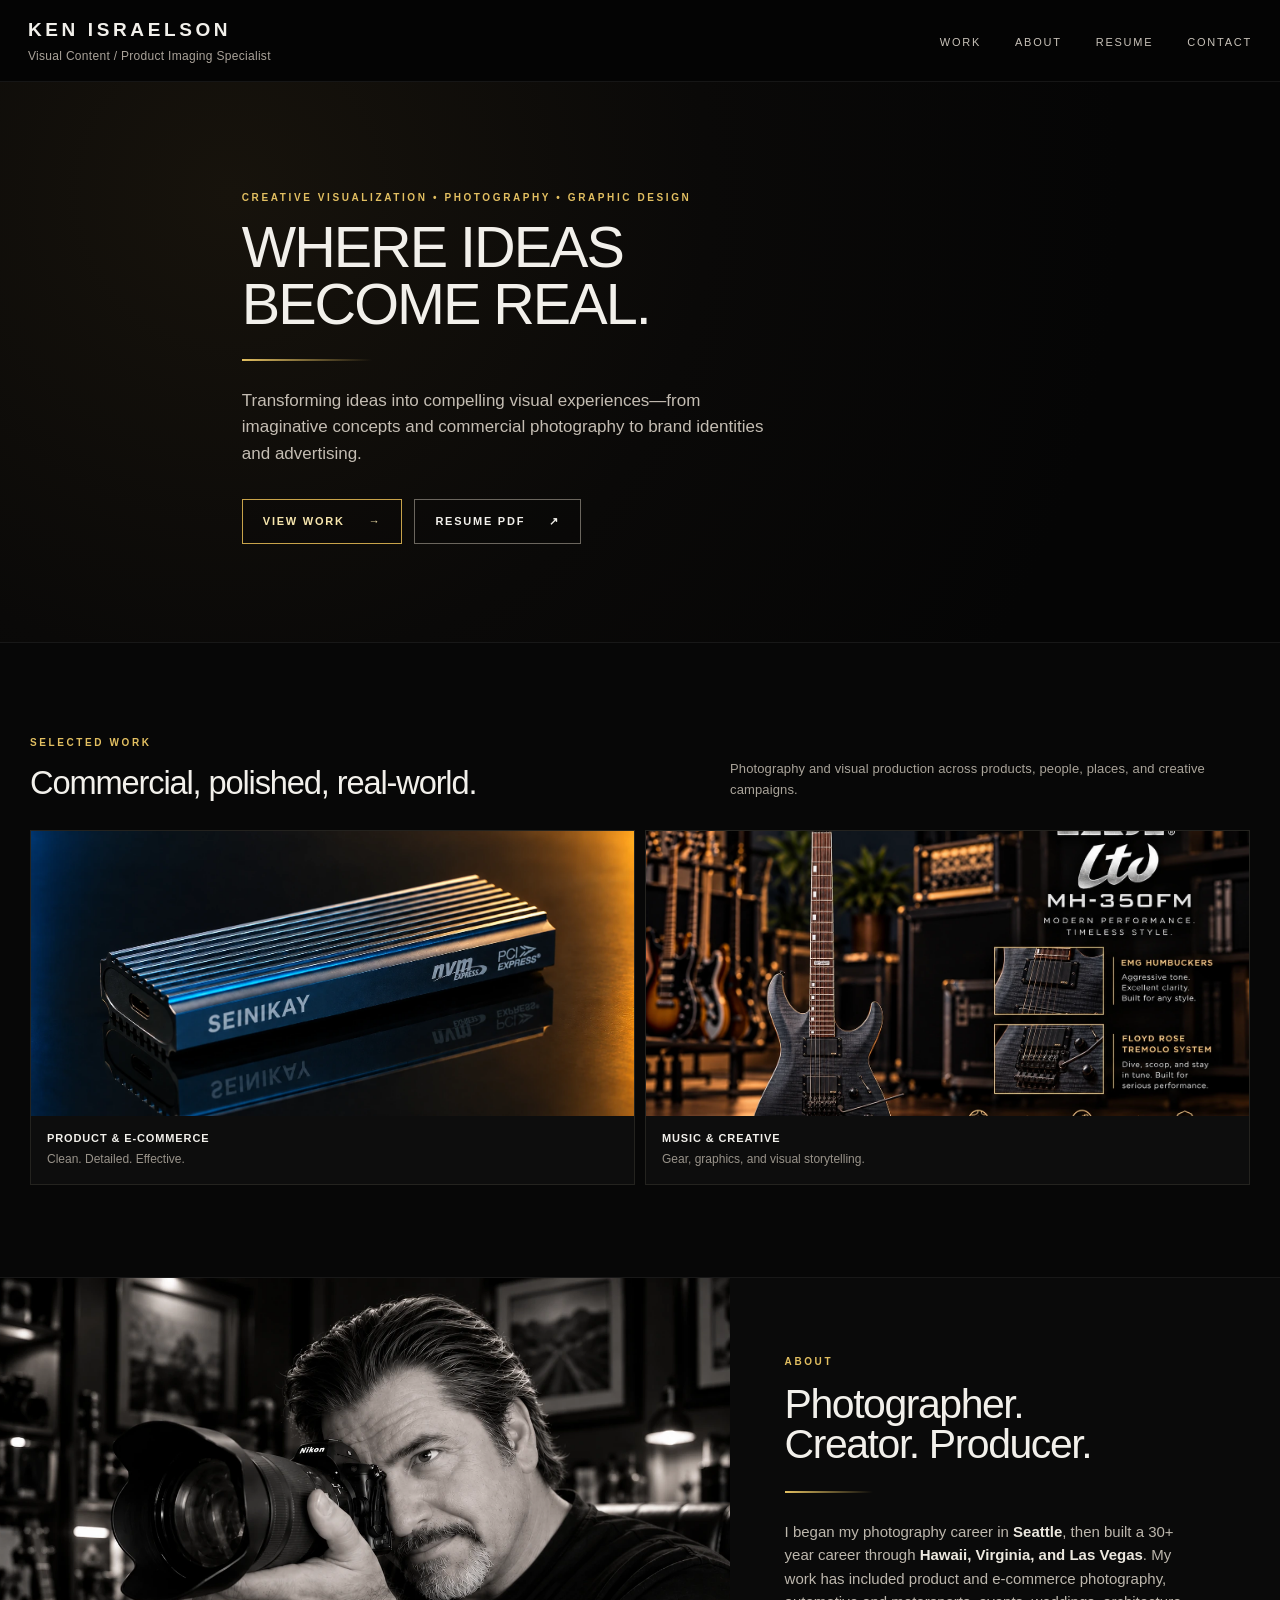
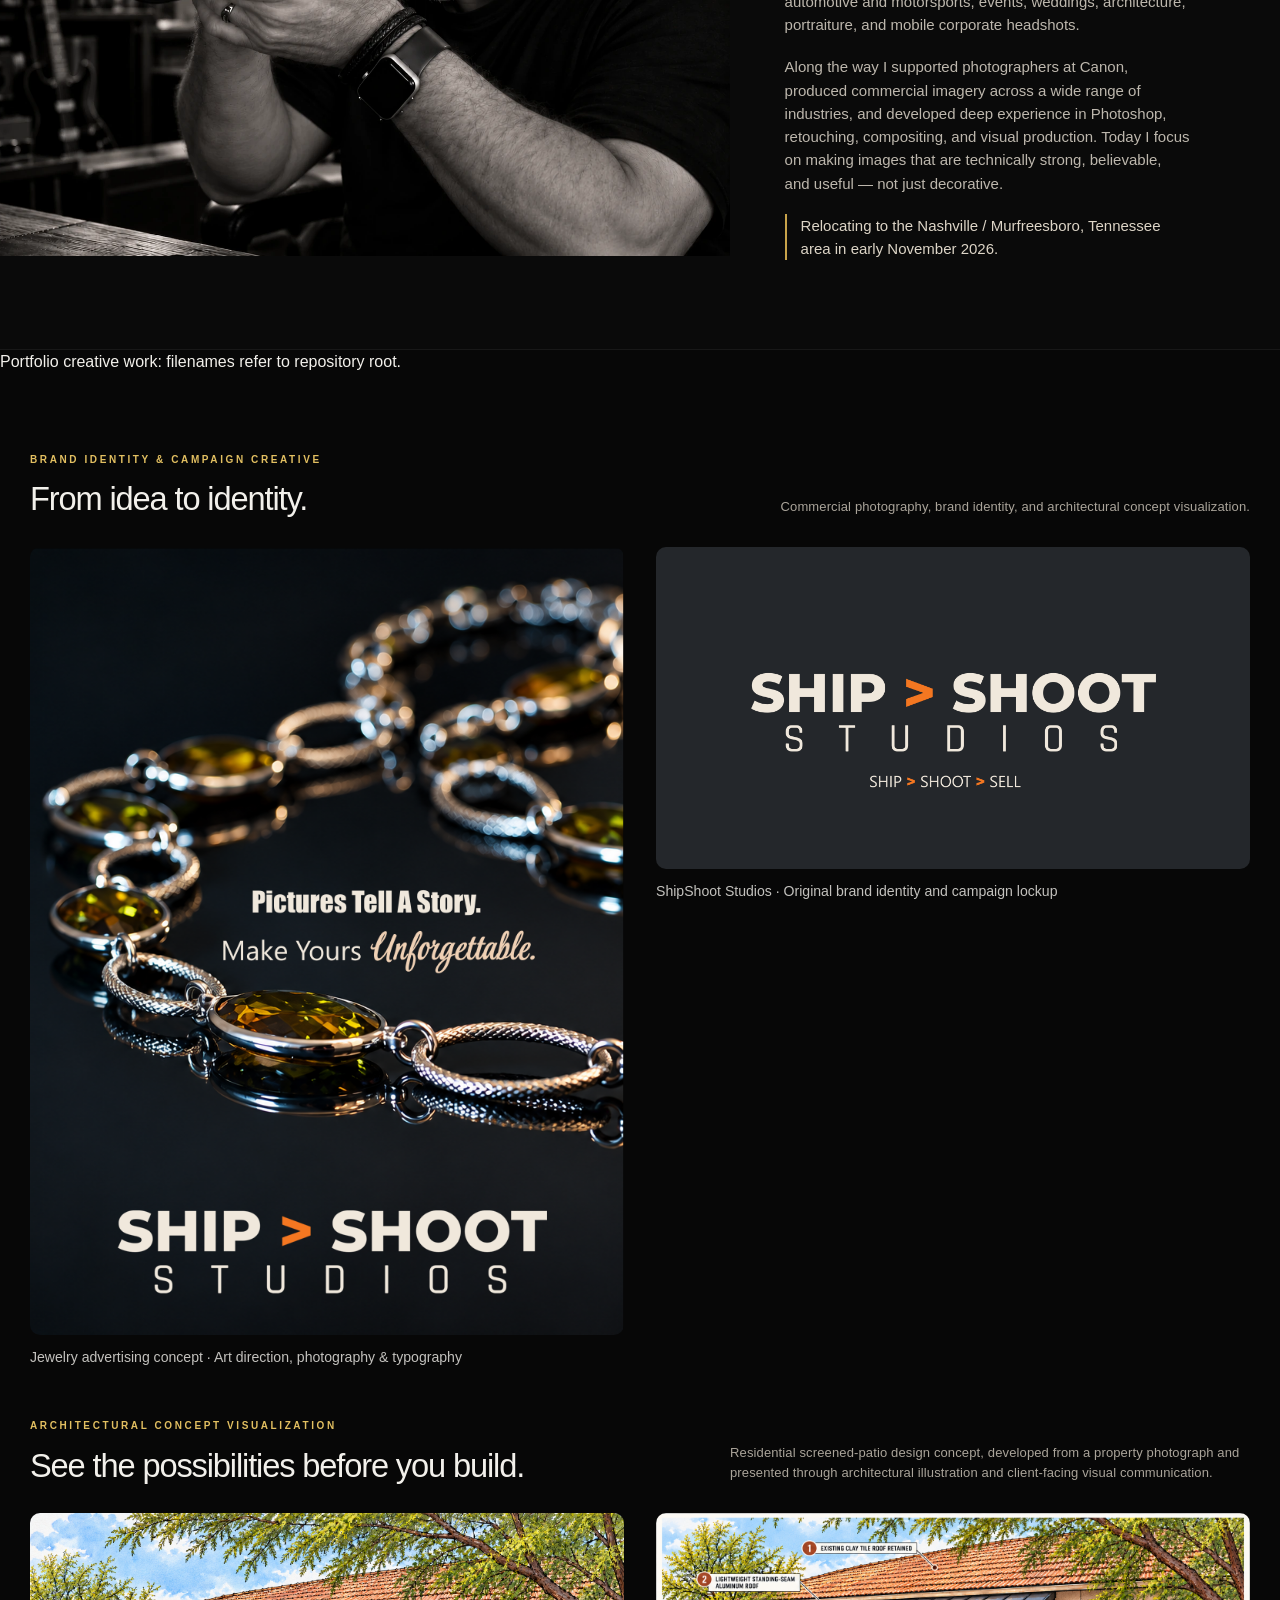
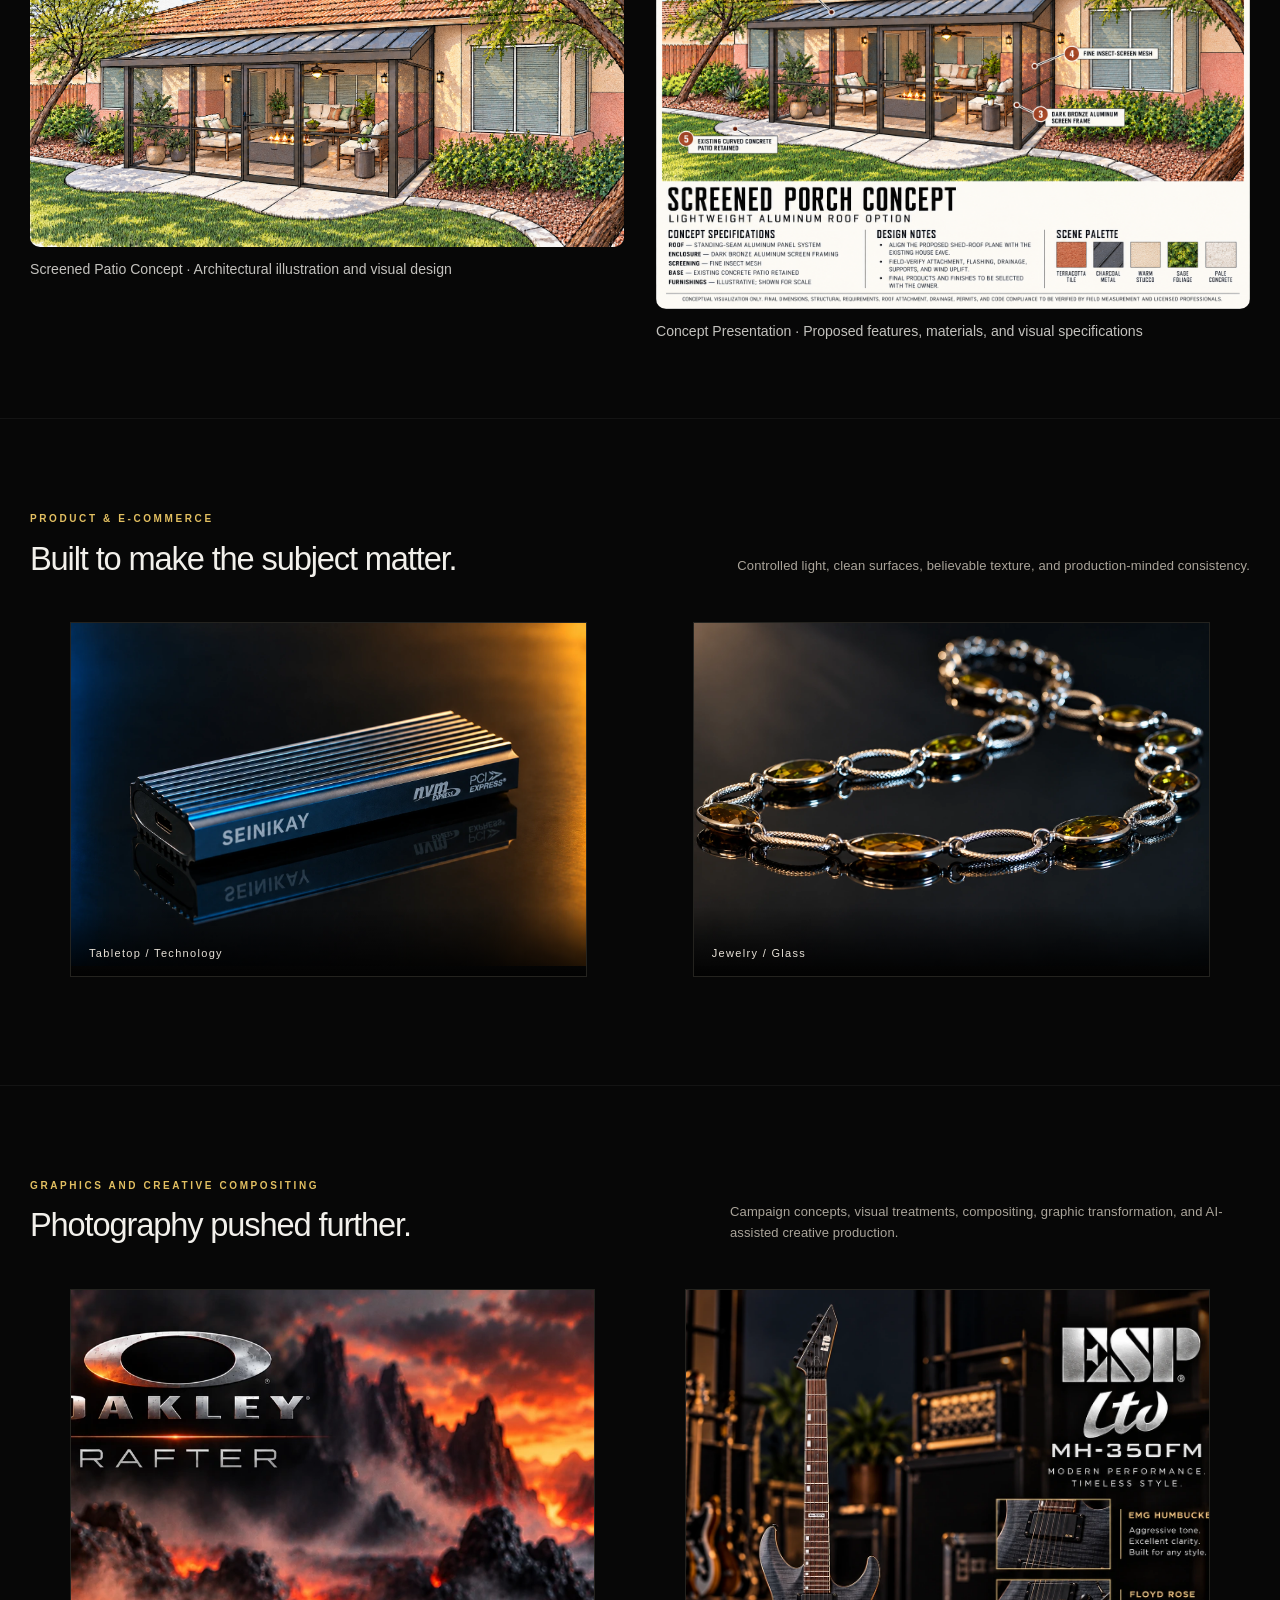
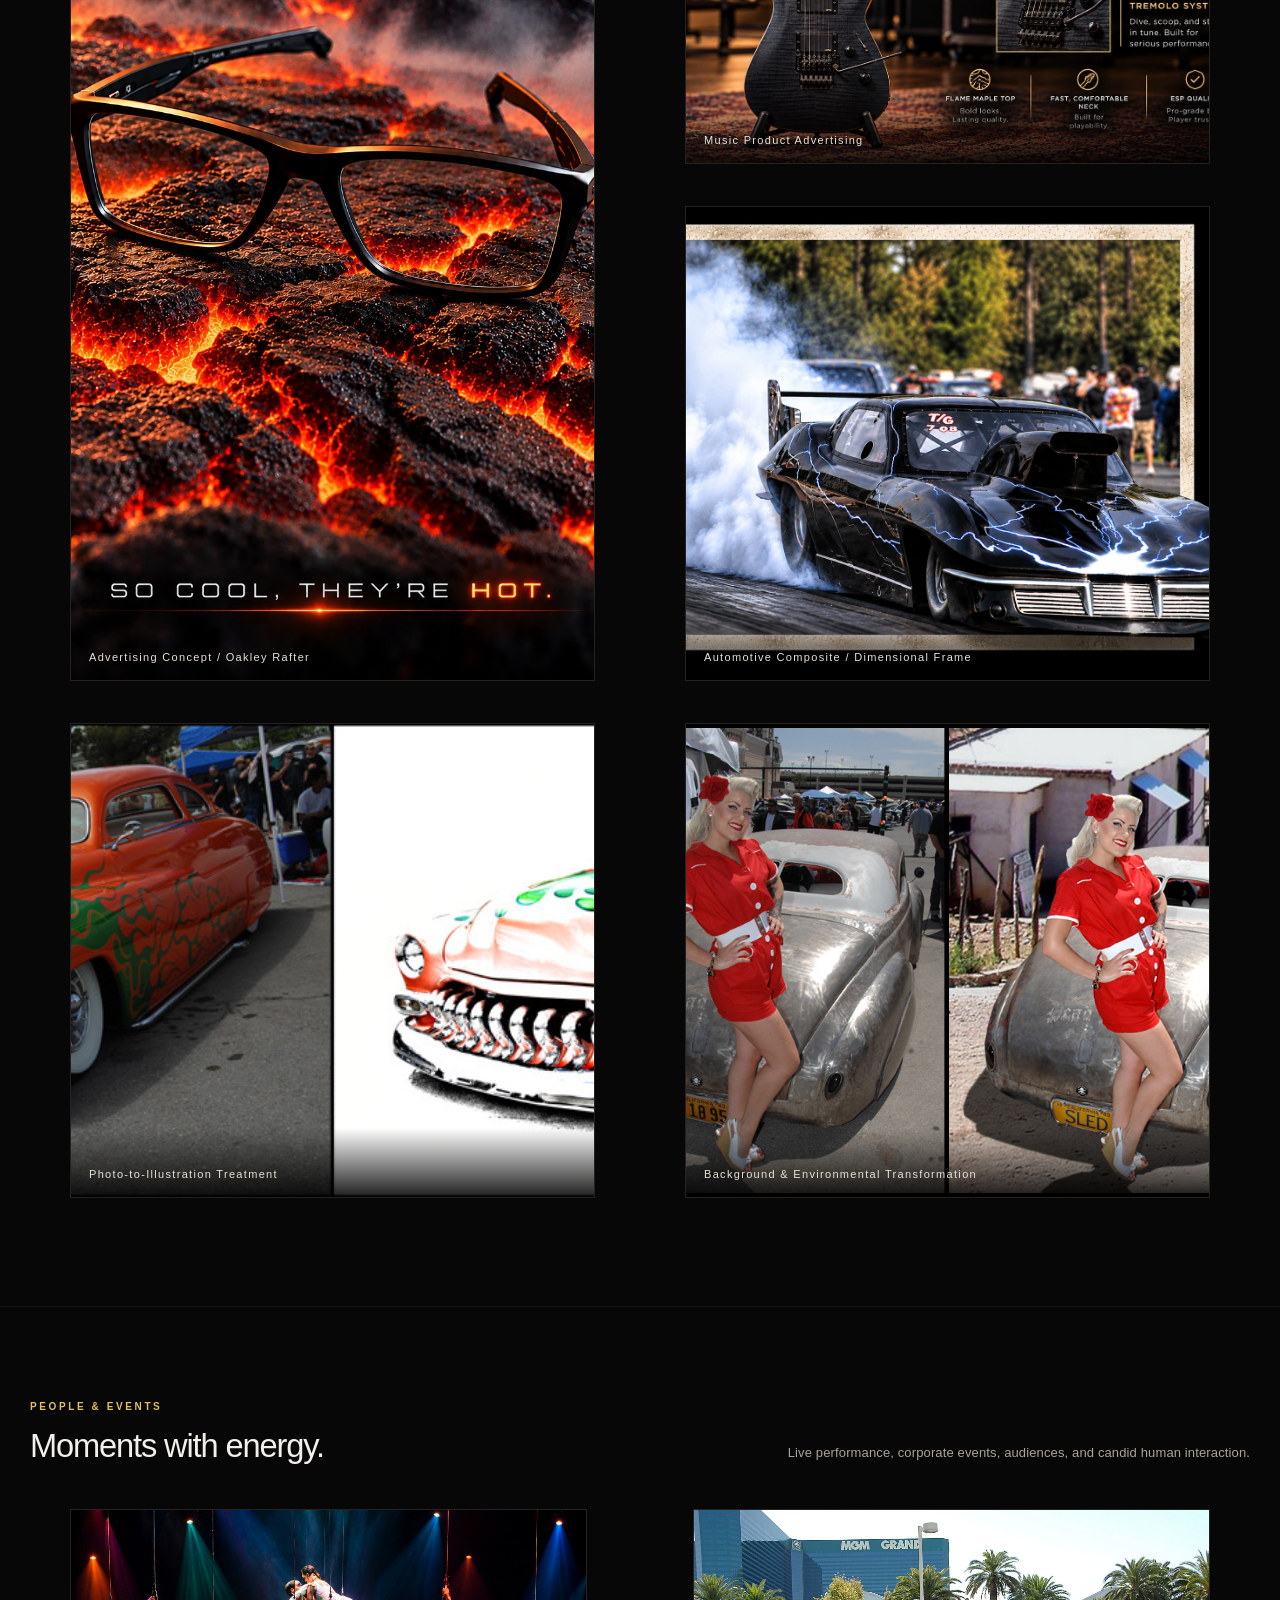
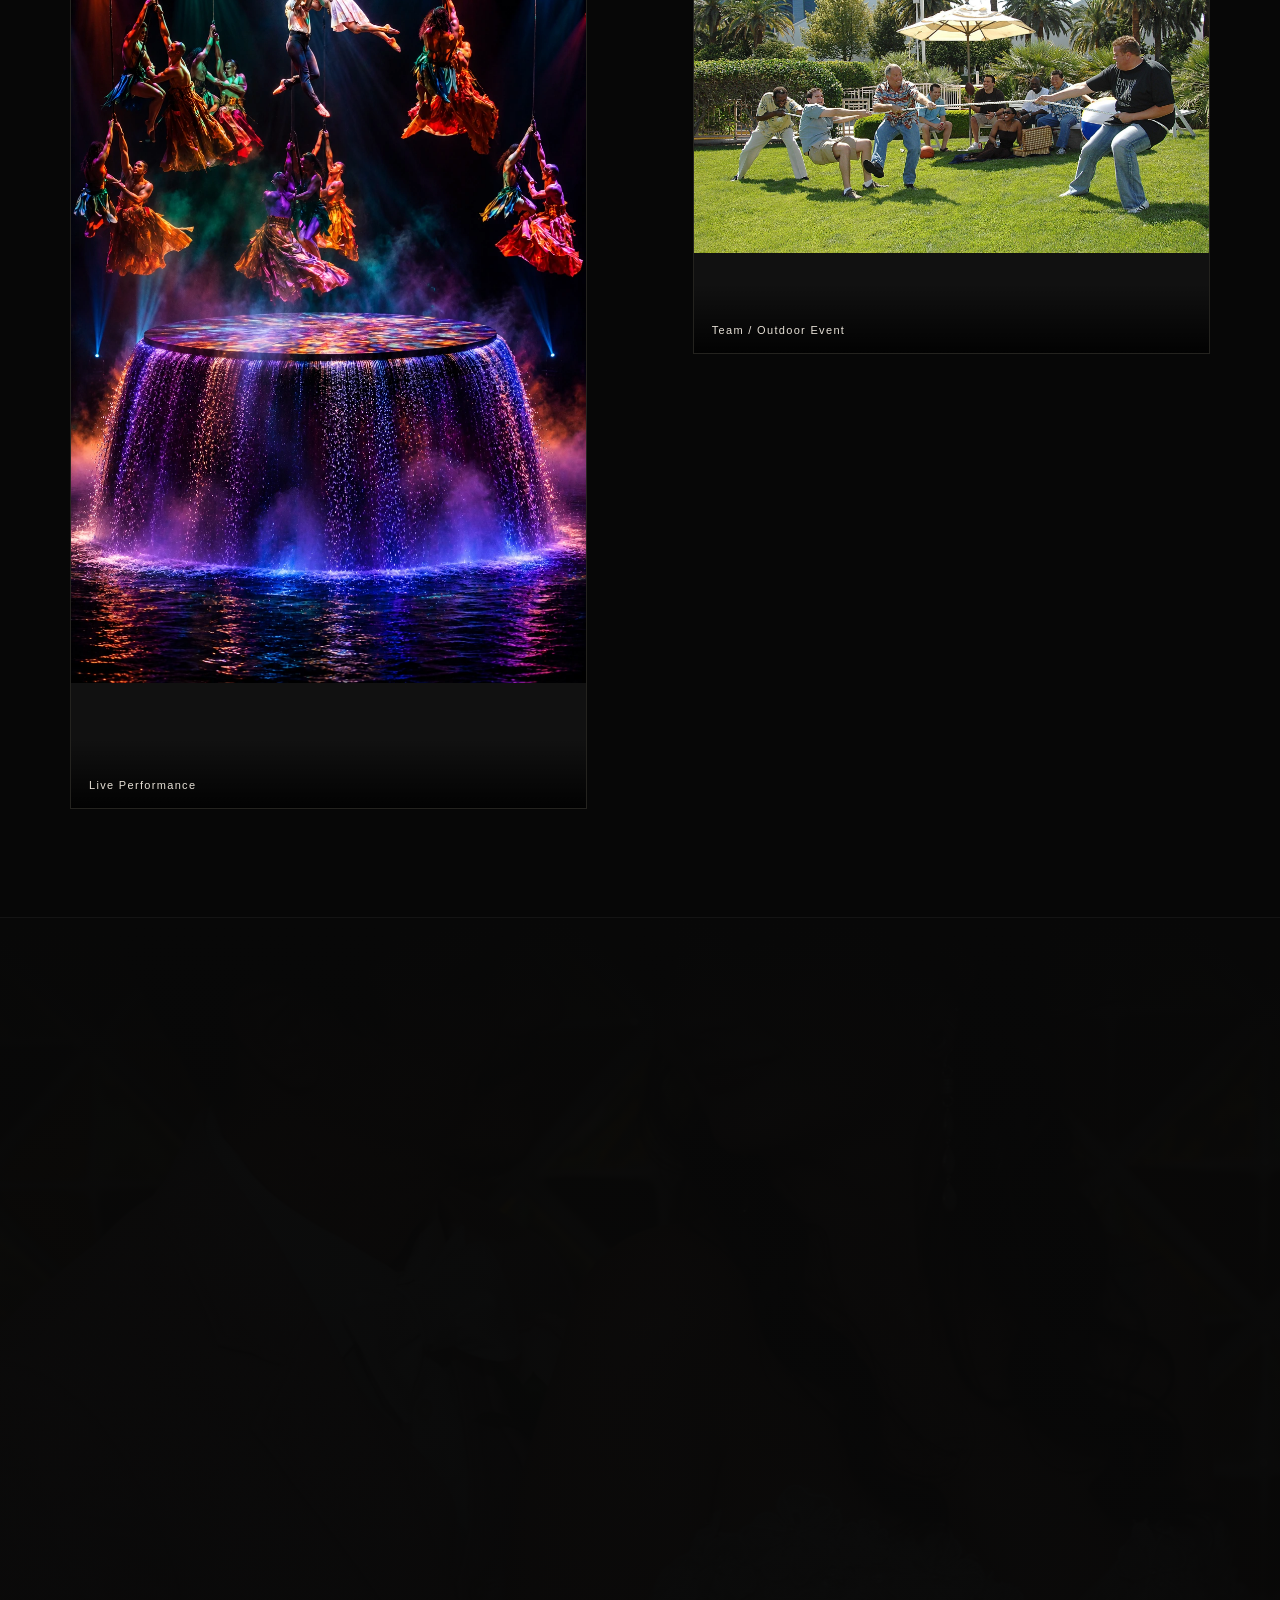
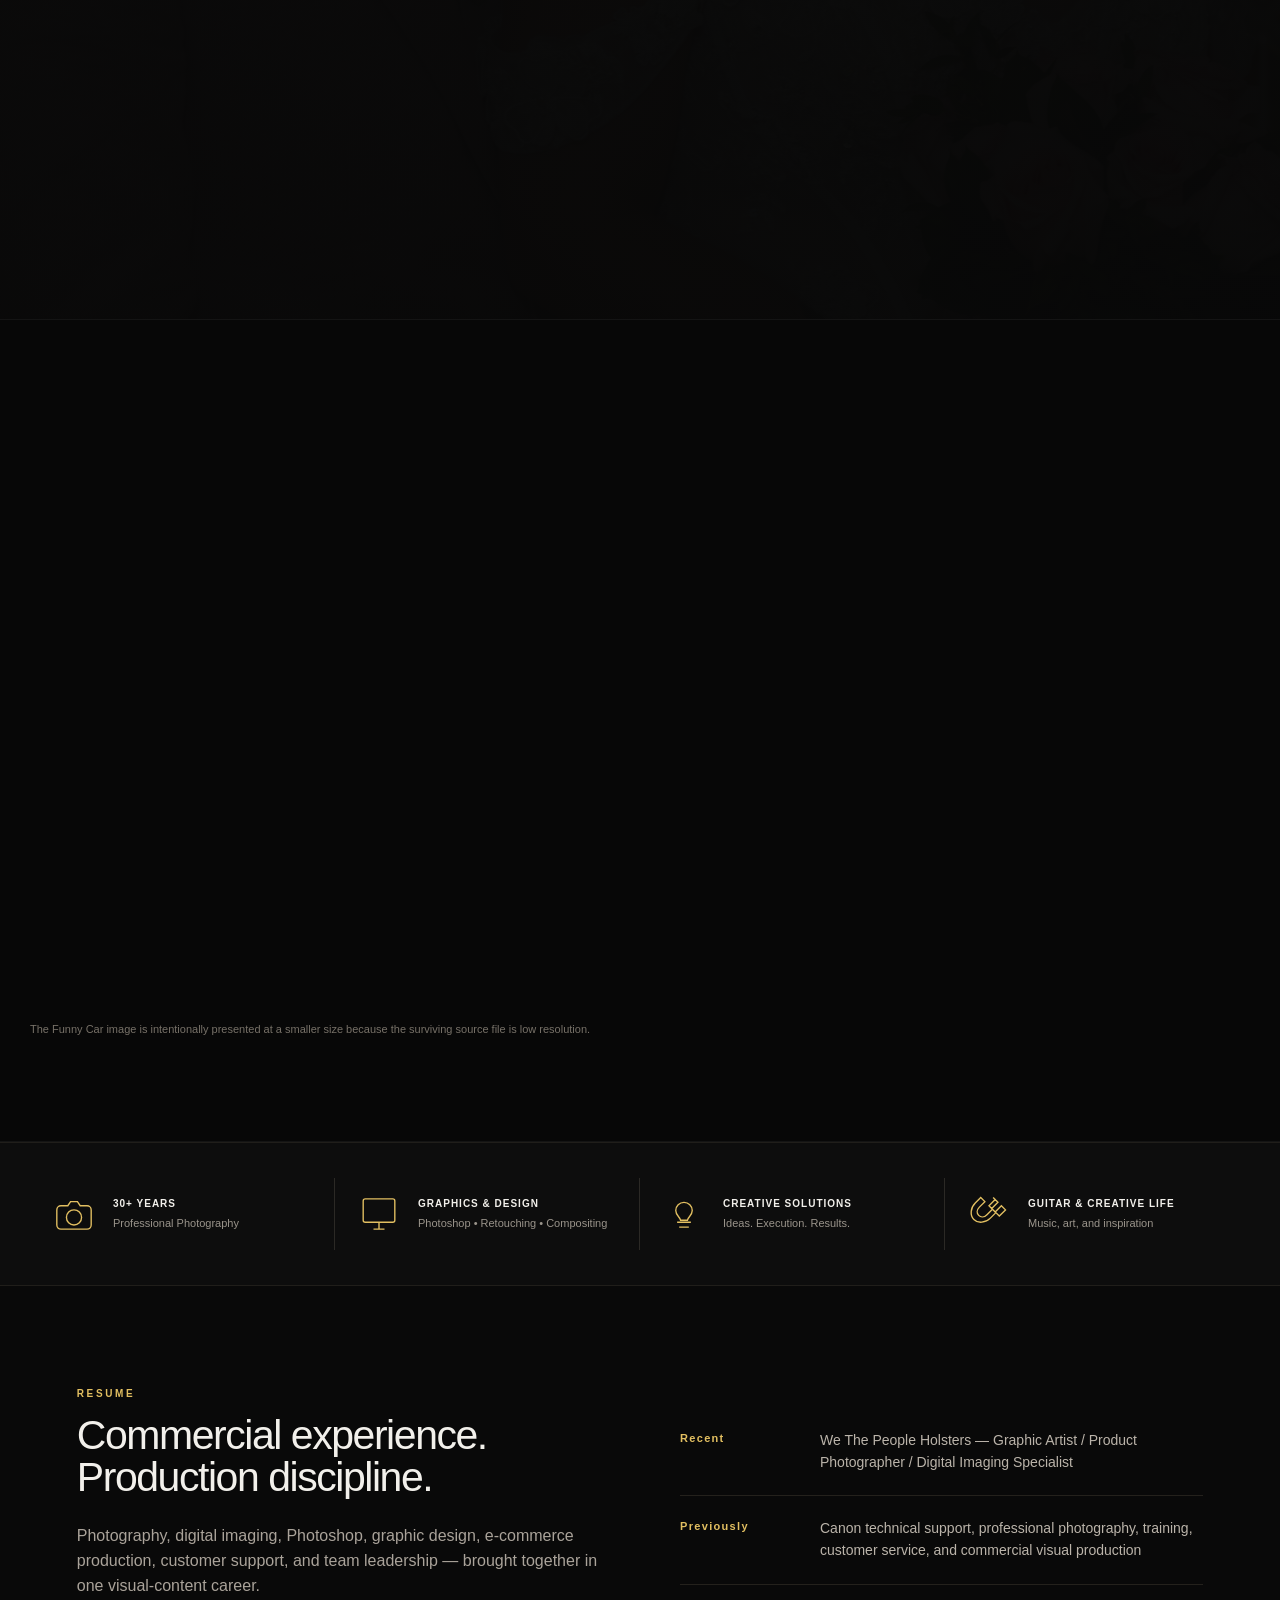
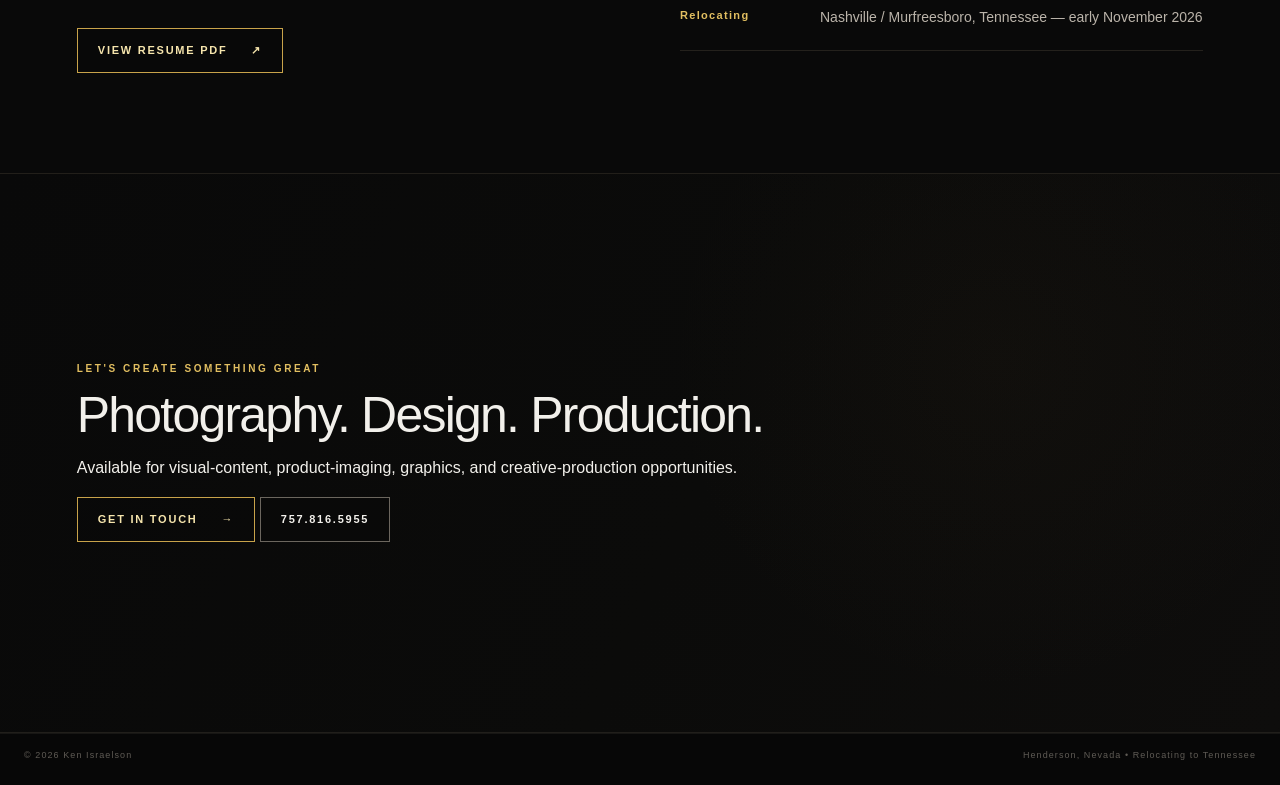
<file: Ken_Portfolio_Updated_index.html>
<!DOCTYPE html>

<html lang="en">
<head>
<meta charset="utf-8"/>
<meta content="width=device-width, initial-scale=1" name="viewport"/>
<title>Ken Israelson — Creative Visualization, Photography &amp; Graphic Design</title>
<meta content="Creative visualization, commercial photography, graphic design and advertising by Ken Israelson. Where ideas become real." name="description"/>
<link href="styles.css" rel="stylesheet"/>
<style>
.brand-showcase { padding-block: clamp(3rem, 6vw, 6rem); }
.showcase-grid { display:grid; grid-template-columns:repeat(2,minmax(0,1fr));gap:clamp(1rem,2.5vw,2rem); }
.showcase-item { margin:0; min-width:0; }
.showcase-item img { display:block;width:100%;height:auto;object-fit:contain;border-radius:10px; }
.showcase-item img[src*="Extended_Transparent"] { background:#24272B; padding:clamp(1rem,2vw,2rem); box-sizing:border-box; }
.showcase-item figcaption { padding-top:.75rem; font-size:.88rem; line-height:1.45; opacity:.8; }
@media(max-width:760px){.showcase-grid{grid-template-columns:1fr;}}
</style>
<style>
/* Portfolio refinement: preserve full photographic compositions and hero typography. */
.hero { display:block; }
.hero-copy { max-width: 950px; width:100%; }
.product-mosaic { display:grid; grid-template-columns: repeat(2,minmax(0,1fr)); gap: clamp(1rem,2vw,1.75rem); }
.product-mosaic .tile { min-width:0; }
.product-mosaic .tile img { display:block; width:100%; height:auto; max-height:560px; object-fit:contain; object-position:center; }
.events-mosaic { display:grid; grid-template-columns:repeat(2,minmax(0,1fr));gap:clamp(1rem,2vw,1.75rem); }
.events-mosaic .tile { min-width:0; }
.events-mosaic .tile img { width:100%;height:auto;object-fit:contain; }
.selected .feature-grid { grid-template-columns:repeat(2,minmax(0,1fr)); }
@media (max-width:760px) { .product-mosaic,.events-mosaic,.selected .feature-grid {grid-template-columns:1fr;} }
</style></head>
<body>
<header class="site-header">
<a aria-label="Ken Israelson home" class="brand" href="#top">
<span class="brand-name">KEN ISRAELSON</span>
<span class="brand-sub">Visual Content / Product Imaging Specialist</span>
</a>
<nav aria-label="Primary navigation">
<a href="#work">WORK</a>
<a href="#about">ABOUT</a>
<a href="#resume">RESUME</a>
<a href="#contact">CONTACT</a>
</nav>
</header>
<main id="top">
<section class="hero">
<div class="hero-copy reveal">
<div class="eyebrow">CREATIVE VISUALIZATION • PHOTOGRAPHY • GRAPHIC DESIGN</div>
<h1>WHERE IDEAS<br/>BECOME REAL.</h1>
<div class="gold-rule"></div>
<p>Transforming ideas into compelling visual experiences—from imaginative concepts and commercial photography to brand identities and advertising.</p>
<div class="hero-actions">
<a class="button gold" href="#work">VIEW WORK <span>→</span></a>
<a class="button" href="Ken_Israelson_Creative_Marketing_Designer.pdf" rel="noopener" target="_blank">RESUME PDF <span>↗</span></a>
</div>
</div>

</section>
<section class="selected" id="work">
<div class="section-heading reveal">
<div>
<div class="eyebrow">SELECTED WORK</div>
<h2>Commercial, polished, real-world.</h2>
</div>
<p>Photography and visual production across products, people, places, and creative campaigns.</p>
</div>
<div class="feature-grid">
<article class="feature-card reveal">
<div class="media"><img alt="Cinematic NVMe enclosure product photograph" src="assets/images/nvme-enclosure.webp"/></div>
<div class="card-copy"><strong>PRODUCT &amp; E-COMMERCE</strong><span>Clean. Detailed. Effective.</span></div>
</article>

<article class="feature-card reveal">
<div class="media"><img alt="ESP LTD MH-350FM guitar advertising layout" src="assets/images/esp-ltd-mh350fm.webp"/></div>
<div class="card-copy"><strong>MUSIC &amp; CREATIVE</strong><span>Gear, graphics, and visual storytelling.</span></div>
</article>
</div>
</section>
<section class="about" id="about">
<div class="about-photo reveal">
<img alt="Ken Israelson photographing with a Nikon camera" src="assets/images/about-ken.webp"/>
</div>
<div class="about-copy reveal">
<div class="eyebrow">ABOUT</div>
<h2>Photographer.<br/>Creator. Producer.</h2>
<div class="gold-rule short"></div>
<p>I began my photography career in <strong>Seattle</strong>, then built a 30+ year career through <strong>Hawaii, Virginia, and Las Vegas</strong>. My work has included product and e-commerce photography, automotive and motorsports, events, weddings, architecture, portraiture, and mobile corporate headshots.</p>
<p>Along the way I supported photographers at Canon, produced commercial imagery across a wide range of industries, and developed deep experience in Photoshop, retouching, compositing, and visual production. Today I focus on making images that are technically strong, believable, and useful — not just decorative.</p>
<p class="relocation">Relocating to the Nashville / Murfreesboro, Tennessee area in early November 2026.</p>
</div>
</section>
 Portfolio creative work: filenames refer to repository root. 
<section aria-labelledby="showcase-title" class="portfolio-block brand-showcase" id="brand-showcase">
<div class="section-heading reveal">
<div><div class="eyebrow">BRAND IDENTITY &amp; CAMPAIGN CREATIVE</div><h2 id="showcase-title">From idea to identity.</h2></div>
<p>Commercial photography, brand identity, and architectural concept visualization.</p>
</div>
<div class="showcase-grid">
<figure class="showcase-item reveal">
<img alt="Necklace advertising concept with Unforgettable typography" loading="lazy" src="ShipShoot_Jewelry_Ad_v01.png"/>
<figcaption>Jewelry advertising concept · Art direction, photography &amp; typography</figcaption>
</figure>
<figure class="showcase-item reveal">
<img alt="ShipShoot Studios transparent extended brand identity with Ship Shoot Sell tagline" loading="lazy" src="ShipShoot_Studios_Extended_Transparent.png"/>
<figcaption>ShipShoot Studios · Original brand identity and campaign lockup</figcaption>
</figure>
</div>
<div class="section-heading reveal" style="margin-top:clamp(2rem,4vw,4rem)">
<div><div class="eyebrow">ARCHITECTURAL CONCEPT VISUALIZATION</div><h2>See the possibilities before you build.</h2></div>
<p>Residential screened-patio design concept, developed from a property photograph and presented through architectural illustration and client-facing visual communication.</p>
</div>
<div class="showcase-grid">
<figure class="showcase-item reveal">
<img alt="Approved screened patio architectural concept visualization" loading="lazy" src="APPROVED_LOCKED_architectural_concept_light_roof.png"/>
<figcaption>Screened Patio Concept · Architectural illustration and visual design</figcaption>
</figure>
<figure class="showcase-item reveal">
<img alt="Screened patio design concept technical presentation sheet with design callouts" loading="lazy" src="tech_spec_sheet_lightweight_aluminum_roof.png"/>
<figcaption>Concept Presentation · Proposed features, materials, and visual specifications</figcaption>
</figure>
</div>
</section>
<section class="portfolio-block product-block">
<div class="section-heading reveal">
<div><div class="eyebrow">PRODUCT &amp; E-COMMERCE</div><h2>Built to make the subject matter.</h2></div>
<p>Controlled light, clean surfaces, believable texture, and production-minded consistency.</p>
</div>
<div class="mosaic product-mosaic">

<figure class="tile reveal"><img alt="NVMe enclosure on reflective surface" loading="lazy" src="assets/images/nvme-enclosure.webp"/><figcaption>Tabletop / Technology</figcaption></figure>
<figure class="tile reveal"><img alt="Jewelry photographed on glossy glass" loading="lazy" src="assets/images/jewelry-glass.webp"/><figcaption>Jewelry / Glass</figcaption></figure>
</div>
</section>
<section class="portfolio-block creative-block">
<div class="section-heading reveal">
<div><div class="eyebrow">GRAPHICS AND CREATIVE COMPOSITING</div><h2>Photography pushed further.</h2></div>
<p>Campaign concepts, visual treatments, compositing, graphic transformation, and AI-assisted creative production.</p>
</div>
<div class="mosaic creative-mosaic">
<figure class="tile tall reveal"><img alt="Oakley Rafter volcanic advertising concept" loading="lazy" src="assets/images/oakley-rafter-lava.webp"/><figcaption>Advertising Concept / Oakley Rafter</figcaption></figure>
<figure class="tile wide reveal"><img alt="ESP LTD MH-350FM advertising composition" loading="lazy" src="assets/images/esp-ltd-mh350fm.webp"/><figcaption>Music Product Advertising</figcaption></figure>
<figure class="tile wide reveal"><img alt="Corvette burnout pop-out compositing treatment" loading="lazy" src="assets/images/corvette-popout.webp"/><figcaption>Automotive Composite / Dimensional Frame</figcaption></figure>
<figure class="tile wide reveal"><img alt="Orange Mercury photograph and graphic interpretation" loading="lazy" src="assets/images/mercury-graphic.jpg"/><figcaption>Photo-to-Illustration Treatment</figcaption></figure>
<figure class="tile wide reveal"><img alt="Pinup automotive background transformation before and after" loading="lazy" src="assets/images/pinup-before-after.jpg"/><figcaption>Background &amp; Environmental Transformation</figcaption></figure>
</div>

</section>
<section class="portfolio-block event-block">
<div class="section-heading reveal">
<div><div class="eyebrow">PEOPLE &amp; EVENTS</div><h2>Moments with energy.</h2></div>
<p>Live performance, corporate events, audiences, and candid human interaction.</p>
</div>
<div class="mosaic events-mosaic">
<figure class="tile tall reveal"><img alt="Aerial performance over a water stage" loading="lazy" src="assets/images/le-reve-enhanced.webp"/><figcaption>Live Performance</figcaption></figure>

<figure class="tile reveal"><img alt="Outdoor corporate team event" loading="lazy" src="assets/images/event-outdoor.webp"/><figcaption>Team / Outdoor Event</figcaption></figure>
</div>
</section>
<section class="portfolio-block wedding-block">
<div aria-hidden="true" class="wedding-bg"></div>
<div class="section-heading reveal">
<div><div class="eyebrow">WEDDINGS &amp; PORTRAITURE</div><h2>Quiet details. Real connection.</h2></div>
<p>Romantic portraiture, storytelling details, and intimate moments without overworking the scene.</p>
</div>
<div class="mosaic wedding-mosaic">
<figure class="tile wide reveal"><img alt="Bride reflected in a mirror" loading="lazy" src="assets/images/bride-mirror.webp"/><figcaption>Bridal Portrait</figcaption></figure>
<figure class="tile tall reveal"><img alt="Wedding rings in front of deep red roses" loading="lazy" src="assets/images/wedding-rings.webp"/><figcaption>Wedding Detail</figcaption></figure>
<figure class="tile tall reveal"><img alt="Wedding couple portrait against stained glass" loading="lazy" src="assets/images/wedding-couple.webp"/><figcaption>Wedding Portrait</figcaption></figure>
</div>
</section>
<section class="portfolio-block auto-block">
<div class="section-heading reveal">
<div><div class="eyebrow">AUTOMOTIVE &amp; MOTORSPORTS</div><h2>Motion, metal, and attitude.</h2></div>
<p>Cars, racing, and the visual culture around them.</p>
</div>
<div class="auto-grid">
<figure class="tile john-force reveal"><img alt="John Force Castrol Funny Car racing alongside another Funny Car" loading="lazy" src="assets/images/john-force-funny-car.jpg"/><figcaption>Funny Car / Track Action</figcaption></figure>
<figure class="tile ratrod reveal"><img alt="Orange Mercury photograph paired with a graphic interpretation" loading="lazy" src="assets/images/mercury-graphic.jpg"/><figcaption>Automotive / Graphic Transformation</figcaption></figure>
</div>
<p class="small-source-note reveal">The Funny Car image is intentionally presented at a smaller size because the surviving source file is low resolution.</p>
</section>

<section aria-label="Capabilities" class="capabilities reveal">
<div class="capability">
<svg aria-hidden="true" viewbox="0 0 64 64"><path d="M13 20h10l4-6h10l4 6h10a6 6 0 0 1 6 6v22a6 6 0 0 1-6 6H13a6 6 0 0 1-6-6V26a6 6 0 0 1 6-6Z"></path><circle cx="32" cy="37" r="11"></circle></svg>
<div><strong>30+ YEARS</strong><span>Professional Photography</span></div>
</div>
<div class="capability">
<svg aria-hidden="true" viewbox="0 0 64 64"><rect height="34" rx="3" width="46" x="9" y="10"></rect><path d="M24 54h16M32 44v10"></path></svg>
<div><strong>GRAPHICS &amp; DESIGN</strong><span>Photoshop • Retouching • Compositing</span></div>
</div>
<div class="capability">
<svg aria-hidden="true" viewbox="0 0 64 64"><path d="M22 44h20M25 51h14M20 27a12 12 0 1 1 24 0c0 7-6 9-7 14H27c-1-5-7-7-7-14Z"></path></svg>
<div><strong>CREATIVE SOLUTIONS</strong><span>Ideas. Execution. Results.</span></div>
</div>
<div class="capability">
<svg aria-hidden="true" viewbox="0 0 64 64"><path d="M38 8l7 7-9 9 5 5 9-9 6 6-9 9-5-5-8 8c-7 7-18 8-24 2s-5-17 2-24l8-8 6 6-8 8c-4 4-4 9-1 12s8 3 12-1l8-8-5-5 9-9Z"></path></svg>
<div><strong>GUITAR &amp; CREATIVE LIFE</strong><span>Music, art, and inspiration</span></div>
</div>
</section>
<section class="resume" id="resume">
<div class="resume-copy reveal">
<div class="eyebrow">RESUME</div>
<h2>Commercial experience.<br/>Production discipline.</h2>
<p>Photography, digital imaging, Photoshop, graphic design, e-commerce production, customer support, and team leadership — brought together in one visual-content career.</p>
<a class="button gold" href="Ken_Israelson_Creative_Marketing_Designer.pdf" rel="noopener" target="_blank">VIEW RESUME PDF <span>↗</span></a>
</div>
<div class="resume-points reveal">
<div><strong>Recent</strong><span>We The People Holsters — Graphic Artist / Product Photographer / Digital Imaging Specialist</span></div>
<div><strong>Previously</strong><span>Canon technical support, professional photography, training, customer service, and commercial visual production</span></div>
<div><strong>Relocating</strong><span>Nashville / Murfreesboro, Tennessee — early November 2026</span></div>
</div>
</section>
<section class="contact" id="contact">
<div aria-hidden="true" class="sunset"><div class="mountain one"></div><div class="mountain two"></div></div>
<div class="contact-inner reveal">
<div class="eyebrow">LET'S CREATE SOMETHING GREAT</div>
<h2>Photography. Design. Production.</h2>
<p>Available for visual-content, product-imaging, graphics, and creative-production opportunities.</p>
<div class="contact-actions">
<a class="button gold" href="mailto:kenimail@yahoo.com">GET IN TOUCH <span>→</span></a>
<a class="button" href="tel:+17578165955">757.816.5955</a>
</div>
</div>
</section>
</main>
<footer>
<span>© 2026 Ken Israelson</span>
<span>Henderson, Nevada • Relocating to Tennessee</span>
</footer>
<script src="script.js"></script>
</body>
</html>
</file>
<file: styles.css>
:root{--font-display:'Segoe UI Variable Display','Segoe UI',Helvetica,Arial,sans-serif;--font-body:'Segoe UI Variable Text','Segoe UI',Helvetica,Arial,sans-serif;
  --bg:#070707; --panel:#0d0d0d; --panel2:#121212; --text:#f2f0eb; --muted:#aaa49a;
  --gold:#c8a34a; --gold2:#e2bf61; --line:#2b2925; --max:1460px;
}
*{box-sizing:border-box}
html{scroll-behavior:smooth;background:var(--bg)}
body{margin:0;background:var(--bg);color:var(--text);font-family:var(--font-body);line-height:1.55;overflow-x:hidden}
a{color:inherit;text-decoration:none}
img{display:block;width:100%;height:100%;object-fit:cover}
.site-header{position:sticky;top:0;z-index:50;height:82px;padding:0 max(28px,calc((100vw - var(--max))/2));display:flex;align-items:center;justify-content:space-between;background:rgba(5,5,5,.89);backdrop-filter:blur(14px);border-bottom:1px solid rgba(255,255,255,.07)}
.brand{display:flex;flex-direction:column;gap:2px}.brand-name{font-size:19px;font-weight:800;letter-spacing:.19em}.brand-sub{font-size:12px;color:#aaa39a;letter-spacing:.025em}
nav{display:flex;gap:34px}nav a{font-size:11px;letter-spacing:.16em;color:#c8c2b9;position:relative;padding:30px 0 26px}nav a:after{content:"";position:absolute;left:0;bottom:18px;width:0;height:1px;background:var(--gold);transition:.25s}nav a:hover:after{width:100%}
main{overflow:hidden}.hero{
  width:100%;
  max-width:none;
  margin:0;
  min-height:560px;
  display:block;
  border-left:0;
  border-right:0;
  border-bottom:1px solid #181818;
  background:
    radial-gradient(circle at 18% 20%,#17130c 0,#0a0908 42%,#050505 78%),
    linear-gradient(90deg,#090909,#050505);
}
.hero-copy{
  max-width:var(--max);
  min-height:560px;
  margin:auto;
  padding:92px 6vw 82px;
  display:flex;
  flex-direction:column;
  justify-content:center;
}
.eyebrow{color:var(--gold2);font-size:10px;font-weight:700;letter-spacing:.26em;margin-bottom:14px}.hero h1,.section-heading h2,.about h2,.resume h2,.contact h2{font-family:var(--font-display);font-weight:400;margin:0;letter-spacing:-.035em}.hero h1{font-size:clamp(43px,4.5vw,75px);line-height:.98}.gold-rule{width:130px;height:2px;background:linear-gradient(90deg,var(--gold2),transparent);margin:27px 0}.gold-rule.short{width:88px}.hero p{max-width:540px;color:#c4bdb3;font-size:17px;margin:0 0 32px}.hero-actions{display:flex;gap:12px;flex-wrap:wrap}.button{display:inline-flex;align-items:center;gap:24px;border:1px solid #6b665e;padding:13px 20px;font-size:11px;font-weight:700;letter-spacing:.16em;transition:.25s;background:rgba(0,0,0,.15)}.button:hover{border-color:#aaa39a;background:#111}.button.gold{border-color:var(--gold);color:#f6e5ad}.button.gold:hover{background:rgba(200,163,74,.12)}
.selected,.portfolio-block{max-width:var(--max);margin:auto;padding:92px 30px}.section-heading{display:flex;align-items:end;justify-content:space-between;gap:50px;margin-bottom:30px}.section-heading h2{font-size:clamp(27px,2.55vw,42px);line-height:1.08}.section-heading p{max-width:520px;margin:0;color:var(--muted);font-size:13px;letter-spacing:.01em}.feature-grid{display:grid;grid-template-columns:repeat(3,1fr);gap:10px}.feature-card{background:#0d0d0d;border:1px solid #24231f}.feature-card .media{height:285px;overflow:hidden}.feature-card .media img,.tile img{transition:transform .6s cubic-bezier(.2,.7,.2,1)}.feature-card:hover .media img,.tile:hover img{transform:scale(1.075)}.feature-card,.tile{cursor:default}.card-copy{padding:14px 16px 16px;display:flex;flex-direction:column}.card-copy strong{font-size:11px;letter-spacing:.08em}.card-copy span{font-size:12px;color:#99938a;margin-top:3px}
.about{max-width:var(--max);margin:auto;display:grid;grid-template-columns:1.14fr .86fr;background:#0a0a0a;border-top:1px solid #181818;border-bottom:1px solid #181818}.about-photo{overflow:hidden;aspect-ratio:1.263/1}.about-photo img{width:100%;height:106%;object-fit:cover;object-position:top center}.about-copy{padding:76px 7vw 70px 55px;display:flex;flex-direction:column;justify-content:center}.about h2{font-size:clamp(34px,3.2vw,54px);line-height:.98}.about p{color:#bdb7ad;font-size:15px;margin:0 0 19px}.about p strong{color:#ece8df}.relocation{border-left:2px solid var(--gold);padding-left:14px;color:#ddd5c7!important}
.portfolio-block{border-bottom:1px solid #141414}.mosaic{display:grid;gap:10px}.product-mosaic{grid-template-columns:1.05fr 1fr}.product-mosaic .tall{grid-row:span 2;min-height:720px}.product-mosaic .tile:not(.tall){min-height:355px}.creative-mosaic{grid-template-columns:repeat(2,1fr)}.creative-mosaic .tall{grid-row:span 2;min-height:980px}.creative-mosaic .wide{min-height:475px}.creative-mosaic .full-span{grid-column:1/-1;min-height:0;aspect-ratio:984/602}.creative-mosaic .full-span img{width:100%;height:100%;object-fit:contain;background:#050505}.tile{position:relative;overflow:hidden;background:#111;border:1px solid #24231f}.tile figcaption{position:absolute;left:0;right:0;bottom:0;padding:38px 18px 14px;background:linear-gradient(transparent,rgba(0,0,0,.88));font-size:11px;letter-spacing:.12em;color:#e7e1d7}

.interface-block{padding-top:108px;padding-bottom:108px}
.interface-block .section-heading h2{
  font-size:clamp(24px,2.15vw,35px);
  line-height:1.08;
  letter-spacing:-.01em;
}

.interface-feature{margin:0;overflow:hidden;background:#0b0b0b;border:1px solid #302c24;box-shadow:0 26px 70px rgba(0,0,0,.38)}
.interface-feature img{display:block;width:100%;height:auto;object-fit:contain;transition:transform .7s cubic-bezier(.2,.7,.2,1)}
.interface-feature:hover img{transform:scale(1.018)}
.interface-feature figcaption{display:flex;align-items:baseline;justify-content:space-between;gap:28px;padding:18px 20px 20px;border-top:1px solid #26231e;background:#0c0c0c}
.interface-feature figcaption strong{font-family:var(--font-display);font-size:17px;font-weight:600;letter-spacing:-.015em;color:#f0ede7}
.interface-feature figcaption span{max-width:760px;text-align:right;font-size:12px;line-height:1.6;letter-spacing:.04em;color:#8f897f}
.events-mosaic{grid-template-columns:1fr 1fr}.events-mosaic .tall{grid-row:span 2;min-height:900px}.events-mosaic .tile:not(.tall){min-height:445px}.wedding-block{position:relative;isolation:isolate}.wedding-bg{position:absolute;inset:0;z-index:-2;background:url('assets/images/wedding-couple.webp') center 42%/cover no-repeat;opacity:.12}.wedding-block:after{content:"";position:absolute;inset:0;z-index:-1;background:linear-gradient(#080808 0%,rgba(8,8,8,.82) 25%,rgba(8,8,8,.88) 100%)}.wedding-mosaic{grid-template-columns:1.25fr .75fr .75fr}.wedding-mosaic .tile{min-height:690px}.wedding-mosaic .wide img{object-position:center 44%}.wedding-mosaic .tall img{object-position:center center}
.auto-grid{display:grid;grid-template-columns:.72fr 1.28fr;gap:10px;align-items:start}.auto-grid .tile{min-height:470px}.auto-grid .john-force{max-width:620px;justify-self:start}.auto-grid .john-force img{object-fit:contain;background:#050505}.small-source-note{font-size:11px;color:#777168;margin-top:12px}.nature-grid{display:grid;grid-template-columns:1fr 1fr;gap:10px}.nature-grid .tile{min-height:560px}.nature-grid .nature-hero{
  grid-column:1/-1;
  width:100vw;
  min-height:0;
  aspect-ratio:5/1;
  margin-left:calc((100% - 100vw)/2);
  border-left:0;
  border-right:0;
}
.nature-grid .nature-hero img{
  width:100%;
  height:100%;
  object-fit:cover;
  object-position:center center;
  filter:saturate(.68) contrast(.94) brightness(.98);
}
.capabilities{max-width:var(--max);margin:0 auto 0;padding:35px 30px;display:grid;grid-template-columns:repeat(4,1fr);border-top:1px solid #201e1a;border-bottom:1px solid #201e1a;background:#0d0d0d}.capability{display:flex;align-items:center;gap:17px;padding:14px 22px;border-right:1px solid #2b2925}.capability:last-child{border-right:0}.capability svg{width:44px;height:44px;fill:none;stroke:var(--gold2);stroke-width:2}.capability strong{display:block;font-size:10px;letter-spacing:.1em}.capability span{display:block;color:#9a948b;font-size:11px;margin-top:3px}
.resume{max-width:var(--max);margin:auto;padding:100px 6vw;display:grid;grid-template-columns:1fr 1fr;gap:80px;background:#090909}.resume h2{font-size:clamp(32px,3.2vw,50px);line-height:1.02}.resume-copy p{color:#aaa39a;max-width:600px;margin:25px 0 30px}.resume-points{display:flex;flex-direction:column;justify-content:center}.resume-points>div{padding:22px 0;border-bottom:1px solid #24211c;display:grid;grid-template-columns:120px 1fr;gap:20px}.resume-points strong{color:var(--gold2);font-size:11px;letter-spacing:.12em}.resume-points span{color:#bbb4aa;font-size:14px}
.contact{
  width:100%;
  max-width:none;
  margin:0;
  min-height:560px;
  padding:88px 6vw 92px;
  display:flex;
  align-items:center;
  background:
    radial-gradient(circle at 78% 34%,rgba(103,77,39,.055),transparent 31%),
    linear-gradient(115deg,#090909 0%,#0b0b0a 55%,#0e0d0c 100%);
  border-top:1px solid #221f1a;
  border-bottom:1px solid #211f1b;
}
.contact-inner{
  width:100%;
  max-width:var(--max);
  margin:auto;
}
.contact h2{
  font-size:clamp(38px,3.9vw,62px);
  line-height:.98;
  max-width:760px;
  margin:0;
}
.contact-details{
  margin-top:54px;
  display:flex;
  flex-direction:column;
  align-items:flex-start;
}
.contact-email,.contact-phone{
  font-family:var(--font-body);
  font-size:clamp(20px,1.8vw,29px);
  font-weight:400;
  line-height:1.15;
  margin-bottom:18px;
  color:#e5e1da;
  letter-spacing:.025em;
}
.contact-email:hover,.contact-phone:hover{color:var(--gold2)}
.contact-location{
  margin:12px 0 28px;
  color:#9d978e;
  font-size:clamp(14px,1.2vw,18px);
  letter-spacing:.04em;
}
.contact-relocation{
  margin:0;
  color:#817c74;
  font-size:clamp(13px,1.05vw,16px);
  line-height:1.6;
  letter-spacing:.025em;
}
footer{
  width:100%;
  max-width:none;
  margin:0;
  padding:15px max(24px,calc((100vw - var(--max))/2 + 30px)) 22px;
  display:flex;
  justify-content:space-between;
  border-top:1px solid #171614;
  background:#070707;
  color:#5f5b55;
  font-size:9px;
  font-weight:400;
  letter-spacing:.12em;
}
.reveal{opacity:0;transform:translateY(18px);transition:opacity .7s ease,transform .7s ease}.reveal.visible{opacity:1;transform:none}
@media(max-width:980px){.site-header{height:auto;padding:18px 22px;align-items:flex-start}.brand-sub{max-width:260px}nav{gap:16px;flex-wrap:wrap;justify-content:flex-end}nav a{padding:7px 0;font-size:9px}nav a:after{bottom:0}.hero{min-height:0}.hero-copy{min-height:500px;padding:74px 28px 62px}.section-heading{align-items:flex-start;flex-direction:column;gap:14px}.feature-grid{grid-template-columns:1fr}.about{grid-template-columns:1fr}.about-copy{padding:60px 28px}.creative-mosaic,.events-mosaic,.product-mosaic,.nature-grid,.auto-grid{grid-template-columns:1fr}.product-mosaic .tall,.creative-mosaic .tall,.events-mosaic .tall{grid-row:auto;min-height:650px}.creative-mosaic .wide,.events-mosaic .tile:not(.tall),.product-mosaic .tile:not(.tall),.auto-grid .tile,.nature-grid .tile{min-height:420px}.creative-mosaic .full-span{grid-column:auto;min-height:0;aspect-ratio:984/602}.nature-grid .nature-hero{grid-column:auto;width:100vw;min-height:300px;aspect-ratio:auto;margin-left:calc((100% - 100vw)/2)}.wedding-mosaic{grid-template-columns:1fr 1fr}.wedding-mosaic .wide{grid-column:1/-1}.capabilities{grid-template-columns:1fr 1fr}.capability:nth-child(2){border-right:0}.resume{grid-template-columns:1fr}.interface-feature figcaption{align-items:flex-start;flex-direction:column;gap:7px}.interface-feature figcaption span{text-align:left}.contact{min-height:680px;padding:95px 34px 105px}}
@media(max-width:620px){.site-header{position:relative;display:block}.brand{margin-bottom:14px}nav{justify-content:flex-start}.hero h1{font-size:38px}.selected,.portfolio-block{padding:70px 16px}.interface-block{padding-top:82px;padding-bottom:82px}.interface-feature{overflow:visible}.interface-feature img{width:100%;height:auto;object-fit:contain}.feature-card .media{height:240px}.wedding-mosaic,.capabilities{grid-template-columns:1fr}.wedding-mosaic .tile{min-height:540px}.capability{border-right:0;border-bottom:1px solid #292720}.resume{padding:72px 22px}.resume-points>div{grid-template-columns:1fr}.hero-actions .button{width:100%;justify-content:space-between}.contact{min-height:520px;padding:72px 22px 78px}.contact h2{font-size:38px}.contact-details{margin-top:44px}.contact-email,.contact-phone{font-size:22px}.contact-location{font-size:15px}.contact-relocation{font-size:14px}footer{flex-direction:column;gap:8px}}
</file>
